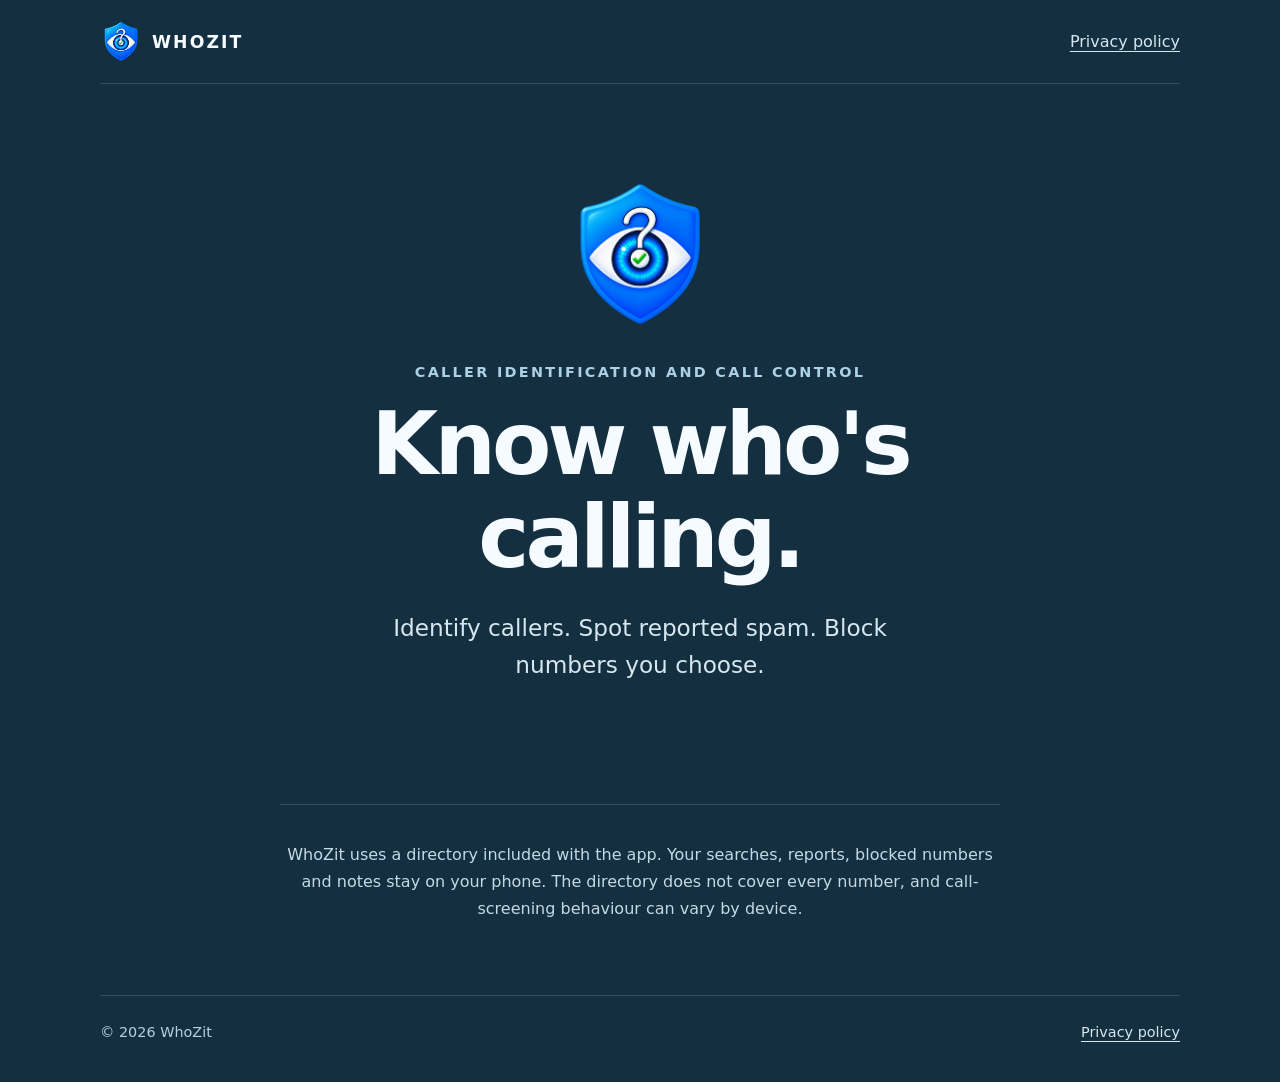
<file: index.html>
<!doctype html>
<html lang="en">
<head>
  <meta charset="utf-8">
  <meta name="viewport" content="width=device-width, initial-scale=1">
  <meta name="description" content="WhoZit helps you identify callers, spot locally reported spam and choose which numbers to block.">
  <meta name="theme-color" content="#142f40">
  <link rel="icon" type="image/svg+xml" href="data:image/svg+xml,%3Csvg xmlns='http://www.w3.org/2000/svg' viewBox='0 0 64 64'%3E%3Cpath fill='%23142f40' d='M32 2 56 11v19c0 17-10 27-24 32C18 57 8 47 8 30V11z'/%3E%3Cpath fill='%2339b8f4' d='M32 8 50 15v15c0 12-6 20-18 25C20 50 14 42 14 30V15z'/%3E%3Cpath fill='white' d='M31 17c-8 0-14 6-14 14s6 14 14 14c7 0 13-5 14-12h-7c-1 3-4 5-7 5-4 0-7-3-7-7s3-7 7-7c3 0 6 2 7 5h7c-1-7-7-12-14-12z'/%3E%3C/svg%3E">
  <link rel="stylesheet" href="styles.css">
  <title>WhoZit — Know who's calling</title>
</head>
<body>
  <header class="site-header shell">
    <a class="brand" href="index.html" aria-label="WhoZit home"><img src="assets/whozit-logo.png" alt="">WHOZIT</a>
    <nav class="site-nav" aria-label="Main navigation"><a href="privacy/index.html">Privacy policy</a></nav>
  </header>
  <main>
    <section class="hero shell" aria-labelledby="hero-title">
      <div class="hero-inner">
        <img class="hero-logo" src="assets/whozit-logo.png" alt="WhoZit shield and eye logo">
        <p class="eyebrow">Caller identification and call control</p>
        <h1 id="hero-title">Know who's calling.</h1>
        <p class="lead">Identify callers. Spot reported spam. Block numbers you choose.</p>
      </div>
    </section>
    <p class="explain shell">WhoZit uses a directory included with the app. Your searches, reports, blocked numbers and notes stay on your phone. The directory does not cover every number, and call-screening behaviour can vary by device.</p>
  </main>
  <footer class="site-footer shell">
    <p>© 2026 WhoZit</p>
    <p><a href="privacy/index.html">Privacy policy</a></p>
  </footer>
</body>
</html>
</file>
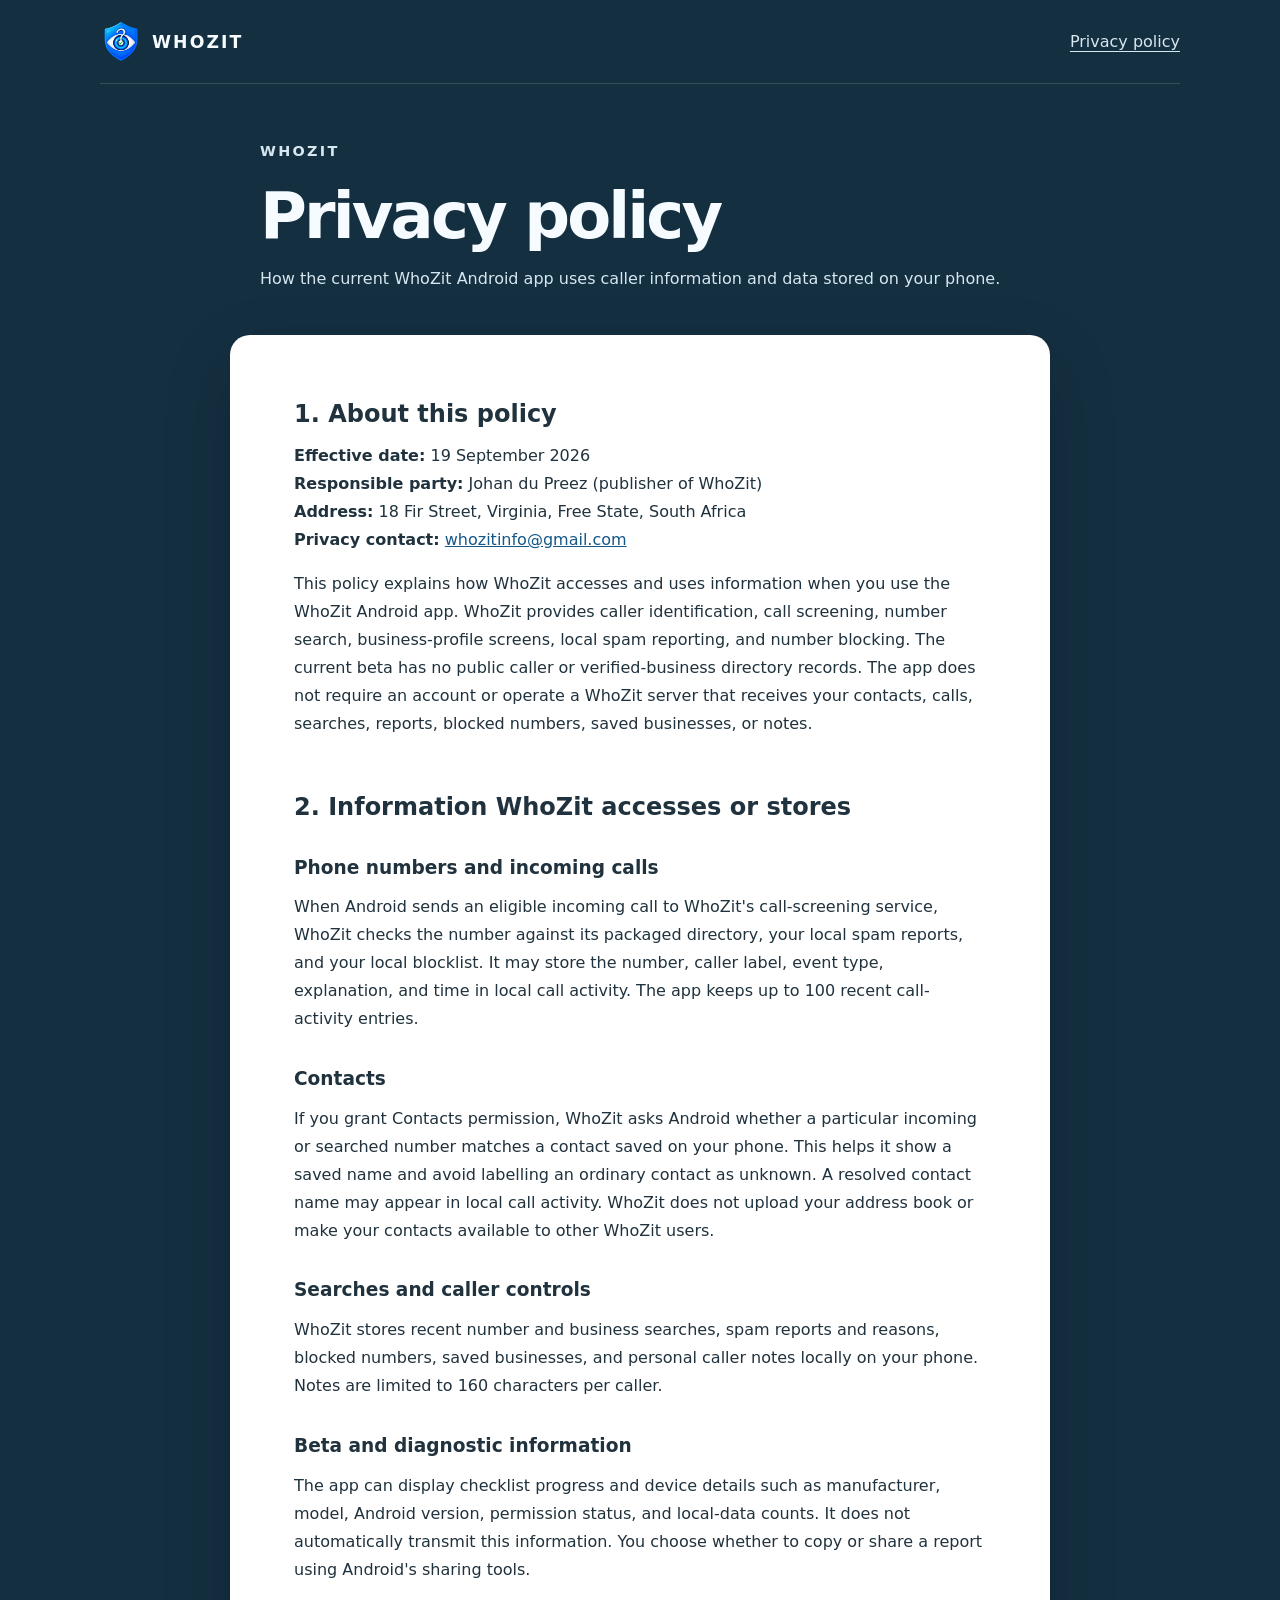
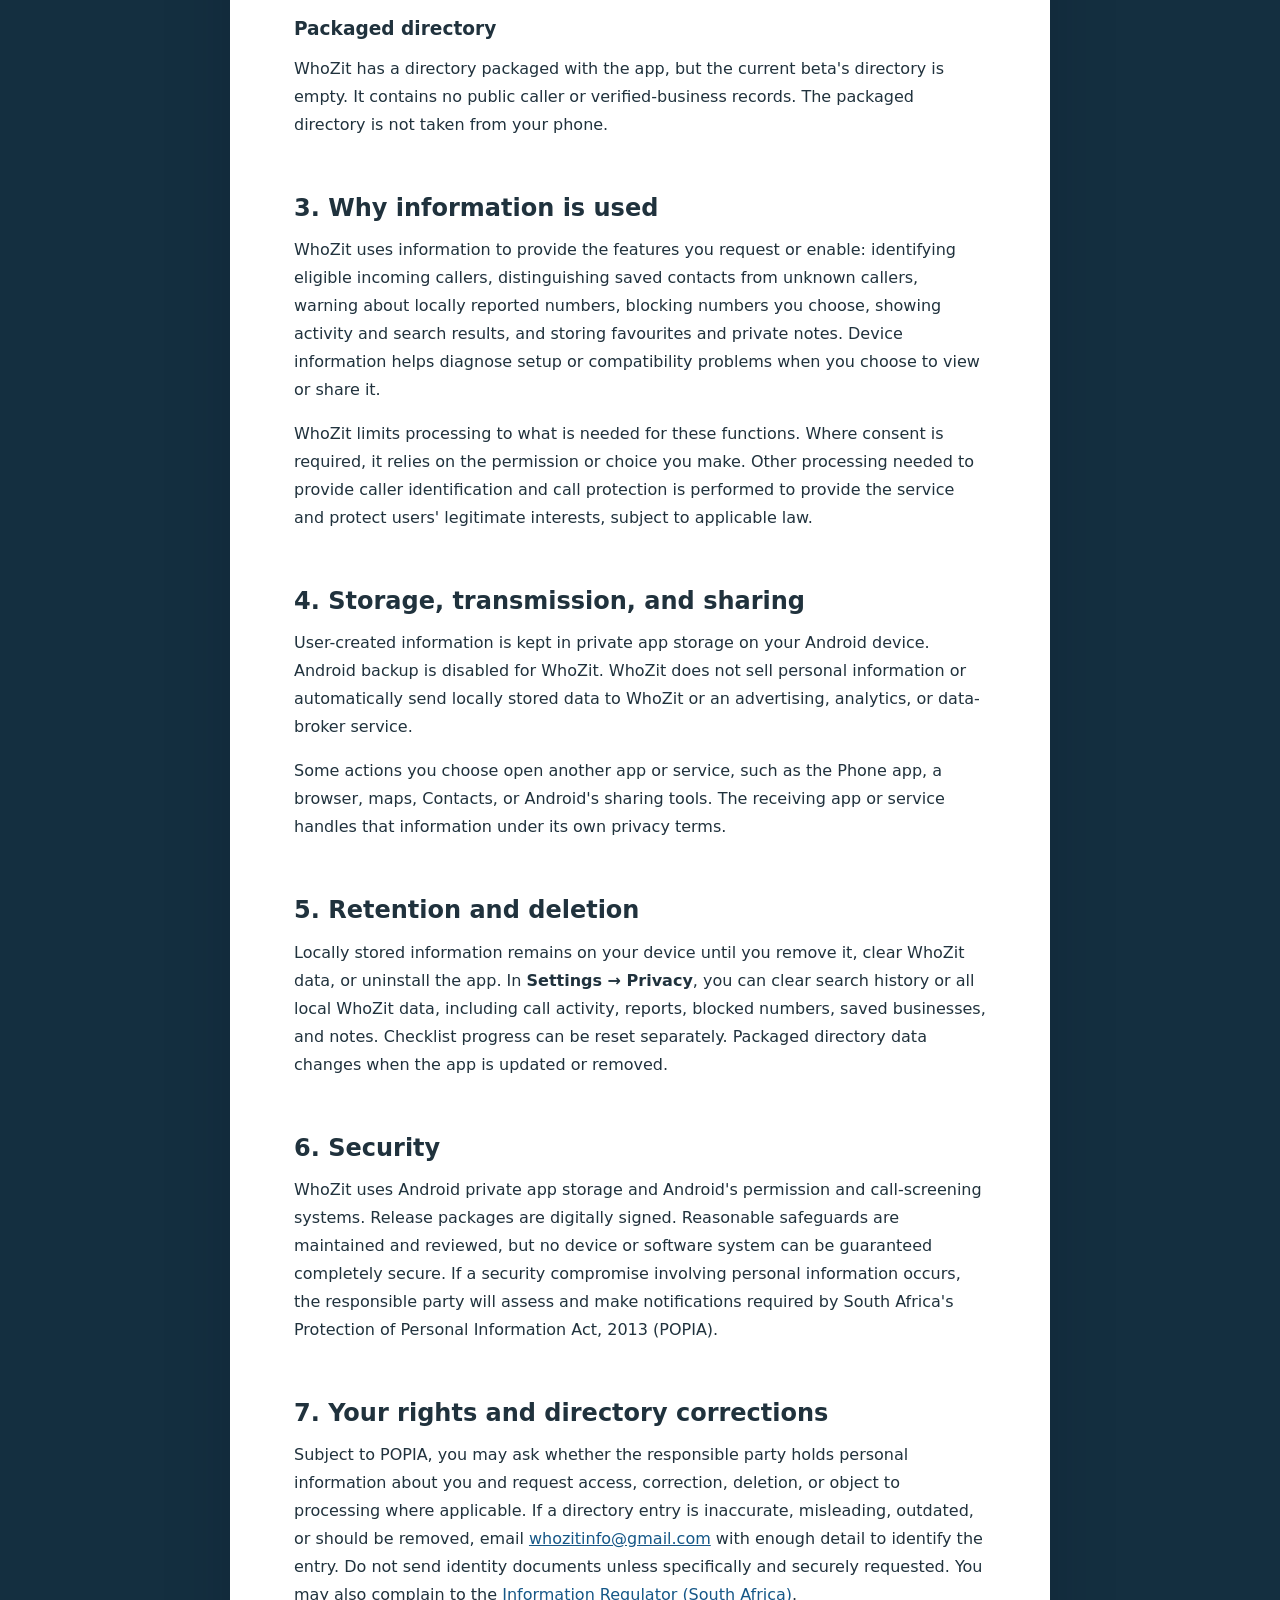
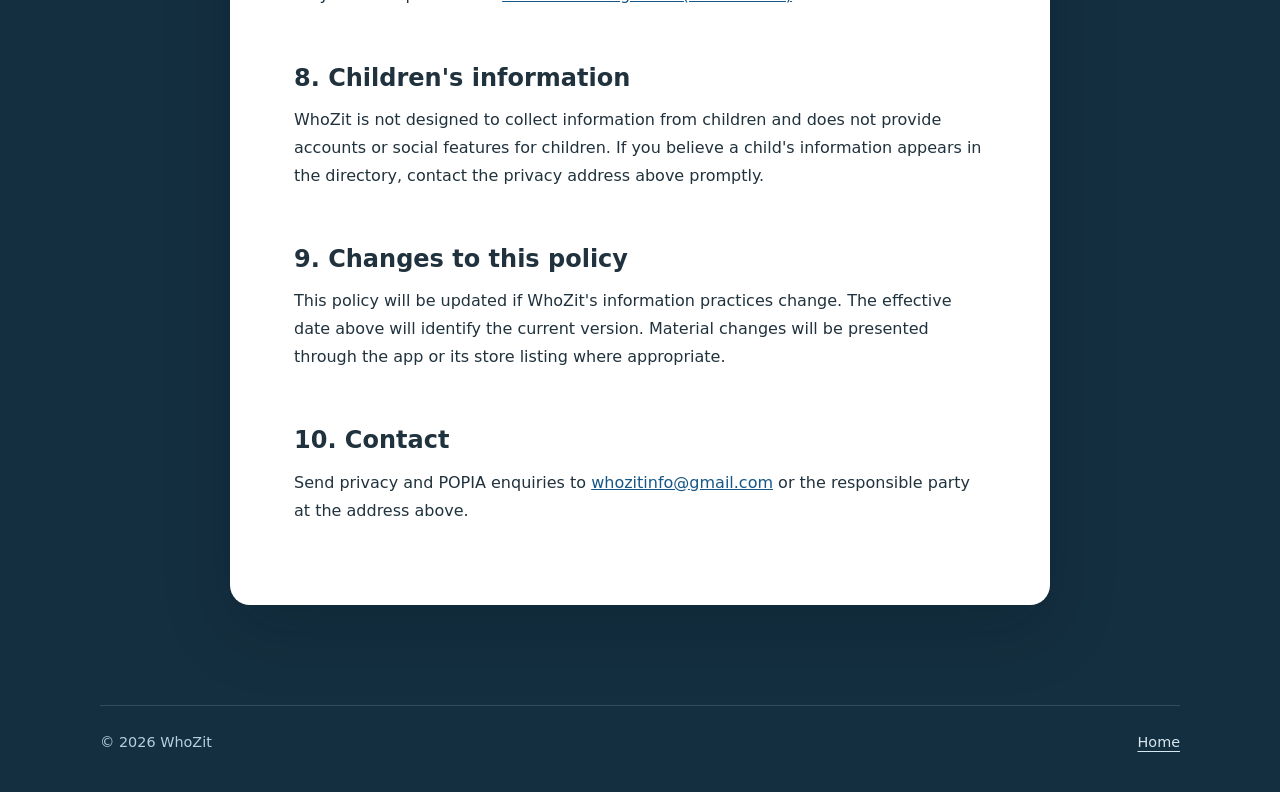
<file: privacy/index.html>
<!doctype html>
<html lang="en">
<head>
  <meta charset="utf-8">
  <meta name="viewport" content="width=device-width, initial-scale=1">
  <meta name="description" content="How WhoZit handles contacts, call information and data stored on your phone.">
  <meta name="theme-color" content="#142f40">
  <link rel="icon" type="image/svg+xml" href="data:image/svg+xml,%3Csvg xmlns='http://www.w3.org/2000/svg' viewBox='0 0 64 64'%3E%3Cpath fill='%23142f40' d='M32 2 56 11v19c0 17-10 27-24 32C18 57 8 47 8 30V11z'/%3E%3Cpath fill='%2339b8f4' d='M32 8 50 15v15c0 12-6 20-18 25C20 50 14 42 14 30V15z'/%3E%3Cpath fill='white' d='M31 17c-8 0-14 6-14 14s6 14 14 14c7 0 13-5 14-12h-7c-1 3-4 5-7 5-4 0-7-3-7-7s3-7 7-7c3 0 6 2 7 5h7c-1-7-7-12-14-12z'/%3E%3C/svg%3E">
  <link rel="stylesheet" href="../styles.css">
  <title>Privacy policy — WhoZit</title>
</head>
<body>
  <header class="site-header shell">
    <a class="brand" href="../index.html" aria-label="WhoZit home"><img src="../assets/whozit-logo.png" alt="">WHOZIT</a>
    <nav class="site-nav" aria-label="Main navigation"><a href="index.html" aria-current="page">Privacy policy</a></nav>
  </header>
  <main class="policy-layout shell">
    <div class="policy-header">
      <p class="eyebrow">WhoZit</p>
      <h1>Privacy policy</h1>
      <p>How the current WhoZit Android app uses caller information and data stored on your phone.</p>
    </div>
    <article class="policy-paper">
      <h2 id="about">1. About this policy</h2>
      <p><strong>Effective date:</strong> 19 September 2026<br>
        <strong>Responsible party:</strong> Johan du Preez (publisher of WhoZit)<br>
        <strong>Address:</strong> 18 Fir Street, Virginia, Free State, South Africa<br>
        <strong>Privacy contact:</strong> <a href="mailto:whozitinfo@gmail.com">whozitinfo@gmail.com</a></p>
      <p>This policy explains how WhoZit accesses and uses information when you use the WhoZit Android app. WhoZit provides caller identification, call screening, number search, business-profile screens, local spam reporting, and number blocking. The current beta has no public caller or verified-business directory records. The app does not require an account or operate a WhoZit server that receives your contacts, calls, searches, reports, blocked numbers, saved businesses, or notes.</p>

      <h2 id="information">2. Information WhoZit accesses or stores</h2>
      <h3>Phone numbers and incoming calls</h3>
      <p>When Android sends an eligible incoming call to WhoZit's call-screening service, WhoZit checks the number against its packaged directory, your local spam reports, and your local blocklist. It may store the number, caller label, event type, explanation, and time in local call activity. The app keeps up to 100 recent call-activity entries.</p>
      <h3>Contacts</h3>
      <p>If you grant Contacts permission, WhoZit asks Android whether a particular incoming or searched number matches a contact saved on your phone. This helps it show a saved name and avoid labelling an ordinary contact as unknown. A resolved contact name may appear in local call activity. WhoZit does not upload your address book or make your contacts available to other WhoZit users.</p>
      <h3>Searches and caller controls</h3>
      <p>WhoZit stores recent number and business searches, spam reports and reasons, blocked numbers, saved businesses, and personal caller notes locally on your phone. Notes are limited to 160 characters per caller.</p>
      <h3>Beta and diagnostic information</h3>
      <p>The app can display checklist progress and device details such as manufacturer, model, Android version, permission status, and local-data counts. It does not automatically transmit this information. You choose whether to copy or share a report using Android's sharing tools.</p>
      <h3>Packaged directory</h3>
      <p>WhoZit has a directory packaged with the app, but the current beta's directory is empty. It contains no public caller or verified-business records. The packaged directory is not taken from your phone.</p>

      <h2 id="purpose">3. Why information is used</h2>
      <p>WhoZit uses information to provide the features you request or enable: identifying eligible incoming callers, distinguishing saved contacts from unknown callers, warning about locally reported numbers, blocking numbers you choose, showing activity and search results, and storing favourites and private notes. Device information helps diagnose setup or compatibility problems when you choose to view or share it.</p>
      <p>WhoZit limits processing to what is needed for these functions. Where consent is required, it relies on the permission or choice you make. Other processing needed to provide caller identification and call protection is performed to provide the service and protect users' legitimate interests, subject to applicable law.</p>

      <h2 id="storage">4. Storage, transmission, and sharing</h2>
      <p>User-created information is kept in private app storage on your Android device. Android backup is disabled for WhoZit. WhoZit does not sell personal information or automatically send locally stored data to WhoZit or an advertising, analytics, or data-broker service.</p>
      <p>Some actions you choose open another app or service, such as the Phone app, a browser, maps, Contacts, or Android's sharing tools. The receiving app or service handles that information under its own privacy terms.</p>

      <h2 id="retention">5. Retention and deletion</h2>
      <p>Locally stored information remains on your device until you remove it, clear WhoZit data, or uninstall the app. In <strong>Settings → Privacy</strong>, you can clear search history or all local WhoZit data, including call activity, reports, blocked numbers, saved businesses, and notes. Checklist progress can be reset separately. Packaged directory data changes when the app is updated or removed.</p>

      <h2 id="security">6. Security</h2>
      <p>WhoZit uses Android private app storage and Android's permission and call-screening systems. Release packages are digitally signed. Reasonable safeguards are maintained and reviewed, but no device or software system can be guaranteed completely secure. If a security compromise involving personal information occurs, the responsible party will assess and make notifications required by South Africa's Protection of Personal Information Act, 2013 (POPIA).</p>

      <h2 id="rights">7. Your rights and directory corrections</h2>
      <p>Subject to POPIA, you may ask whether the responsible party holds personal information about you and request access, correction, deletion, or object to processing where applicable. If a directory entry is inaccurate, misleading, outdated, or should be removed, email <a href="mailto:whozitinfo@gmail.com">whozitinfo@gmail.com</a> with enough detail to identify the entry. Do not send identity documents unless specifically and securely requested. You may also complain to the <a href="https://inforegulator.org.za/">Information Regulator (South Africa)</a>.</p>

      <h2 id="children">8. Children's information</h2>
      <p>WhoZit is not designed to collect information from children and does not provide accounts or social features for children. If you believe a child's information appears in the directory, contact the privacy address above promptly.</p>

      <h2 id="changes">9. Changes to this policy</h2>
      <p>This policy will be updated if WhoZit's information practices change. The effective date above will identify the current version. Material changes will be presented through the app or its store listing where appropriate.</p>

      <h2 id="contact">10. Contact</h2>
      <p>Send privacy and POPIA enquiries to <a href="mailto:whozitinfo@gmail.com">whozitinfo@gmail.com</a> or the responsible party at the address above.</p>
    </article>
  </main>
  <footer class="site-footer shell">
    <p>© 2026 WhoZit</p>
    <p><a href="../index.html">Home</a></p>
  </footer>
</body>
</html>
</file>
<file: styles.css>
:root {
  color-scheme: dark;
  font-family: Inter, ui-sans-serif, system-ui, -apple-system, BlinkMacSystemFont,
    "Segoe UI", sans-serif;
  background: #142f40;
  color: #f6fbff;
  font-synthesis: none;
}

* { box-sizing: border-box; }

html { scroll-behavior: smooth; }

body {
  min-width: 280px;
  margin: 0;
  background: #142f40;
}

a { color: inherit; }

a:focus-visible {
  outline: 3px solid #9bd9ff;
  outline-offset: 5px;
  border-radius: 3px;
}

.shell { width: min(100% - 40px, 1080px); margin-inline: auto; }

.site-header {
  min-height: 84px;
  display: flex;
  align-items: center;
  justify-content: space-between;
  gap: 24px;
  border-bottom: 1px solid rgba(255, 255, 255, 0.14);
}

.brand {
  display: inline-flex;
  align-items: center;
  gap: 10px;
  text-decoration: none;
  font-size: 1.08rem;
  font-weight: 800;
  letter-spacing: 0.12em;
}

.brand img { display: block; width: 42px; height: 42px; object-fit: contain; }

.site-nav { display: flex; align-items: center; gap: 24px; }
.site-nav a, .site-footer a { color: #d6e7f0; text-underline-offset: 4px; }
.site-nav a:hover, .site-footer a:hover { color: #fff; }

.hero {
  min-height: min(720px, calc(100svh - 84px));
  display: grid;
  align-items: center;
  padding-block: 72px 96px;
}

.hero-inner { max-width: 780px; margin-inline: auto; text-align: center; }
.hero-logo { display: block; width: 152px; height: 152px; margin: 0 auto 32px; }
.eyebrow {
  margin: 0 0 18px;
  color: #add1e4;
  font-size: 0.9rem;
  font-weight: 700;
  letter-spacing: 0.16em;
  text-transform: uppercase;
}

h1 { margin: 0; font-size: clamp(2.7rem, 7vw, 5.4rem); line-height: 1.07; letter-spacing: -0.045em; }
.lead {
  max-width: 590px;
  margin: 26px auto 0;
  color: #d6e7f0;
  font-size: clamp(1.1rem, 2vw, 1.45rem);
  line-height: 1.6;
}

.explain {
  max-width: 720px;
  margin: 0 auto;
  padding: 36px 0 72px;
  border-top: 1px solid rgba(255, 255, 255, 0.14);
  color: #c4d9e5;
  font-size: 1rem;
  line-height: 1.7;
  text-align: center;
}

.site-footer {
  display: flex;
  justify-content: space-between;
  gap: 20px;
  padding: 28px 0 42px;
  border-top: 1px solid rgba(255, 255, 255, 0.14);
  color: #b5d0df;
  font-size: 0.9rem;
}

.site-footer p { margin: 0; }

.policy-layout { padding-block: 56px 100px; }
.policy-header { max-width: 760px; margin: 0 auto 42px; }
.policy-header h1 { font-size: clamp(2.6rem, 6vw, 4rem); }
.policy-header p { color: #d6e7f0; line-height: 1.65; }
.draft-note {
  max-width: 760px;
  margin: 0 auto 28px;
  padding: 16px 20px;
  border: 1px solid #9bd9ff;
  border-radius: 12px;
  color: #e5f4ff;
  line-height: 1.6;
}

.policy-paper {
  max-width: 820px;
  margin-inline: auto;
  padding: clamp(28px, 5vw, 64px);
  border-radius: 20px;
  background: #fff;
  color: #20323d;
  box-shadow: 0 26px 70px rgba(0, 12, 23, 0.16);
  font-size: 1rem;
  line-height: 1.75;
}

.policy-paper h2 { margin: 2.25em 0 0.55em; font-size: 1.5rem; line-height: 1.25; }
.policy-paper h2:first-child { margin-top: 0; }
.policy-paper h3 { margin: 1.6em 0 0.5em; font-size: 1.16rem; }
.policy-paper p { margin: 0 0 1em; }
.policy-paper ul { padding-left: 1.35em; }
.policy-paper li + li { margin-top: 0.3em; }
.policy-paper a { color: #155787; overflow-wrap: anywhere; }

@media (max-width: 600px) {
  .shell { width: min(100% - 32px, 1080px); }
  .site-header { min-height: 72px; }
  .hero { min-height: calc(100svh - 72px); padding-block: 54px 70px; }
  .hero-logo { width: 120px; height: 120px; margin-bottom: 26px; }
  .site-footer { display: block; }
  .site-footer p + p { margin-top: 12px; }
  .policy-layout { padding-block: 36px 72px; }
  .policy-paper { border-radius: 14px; }
}
</file>
